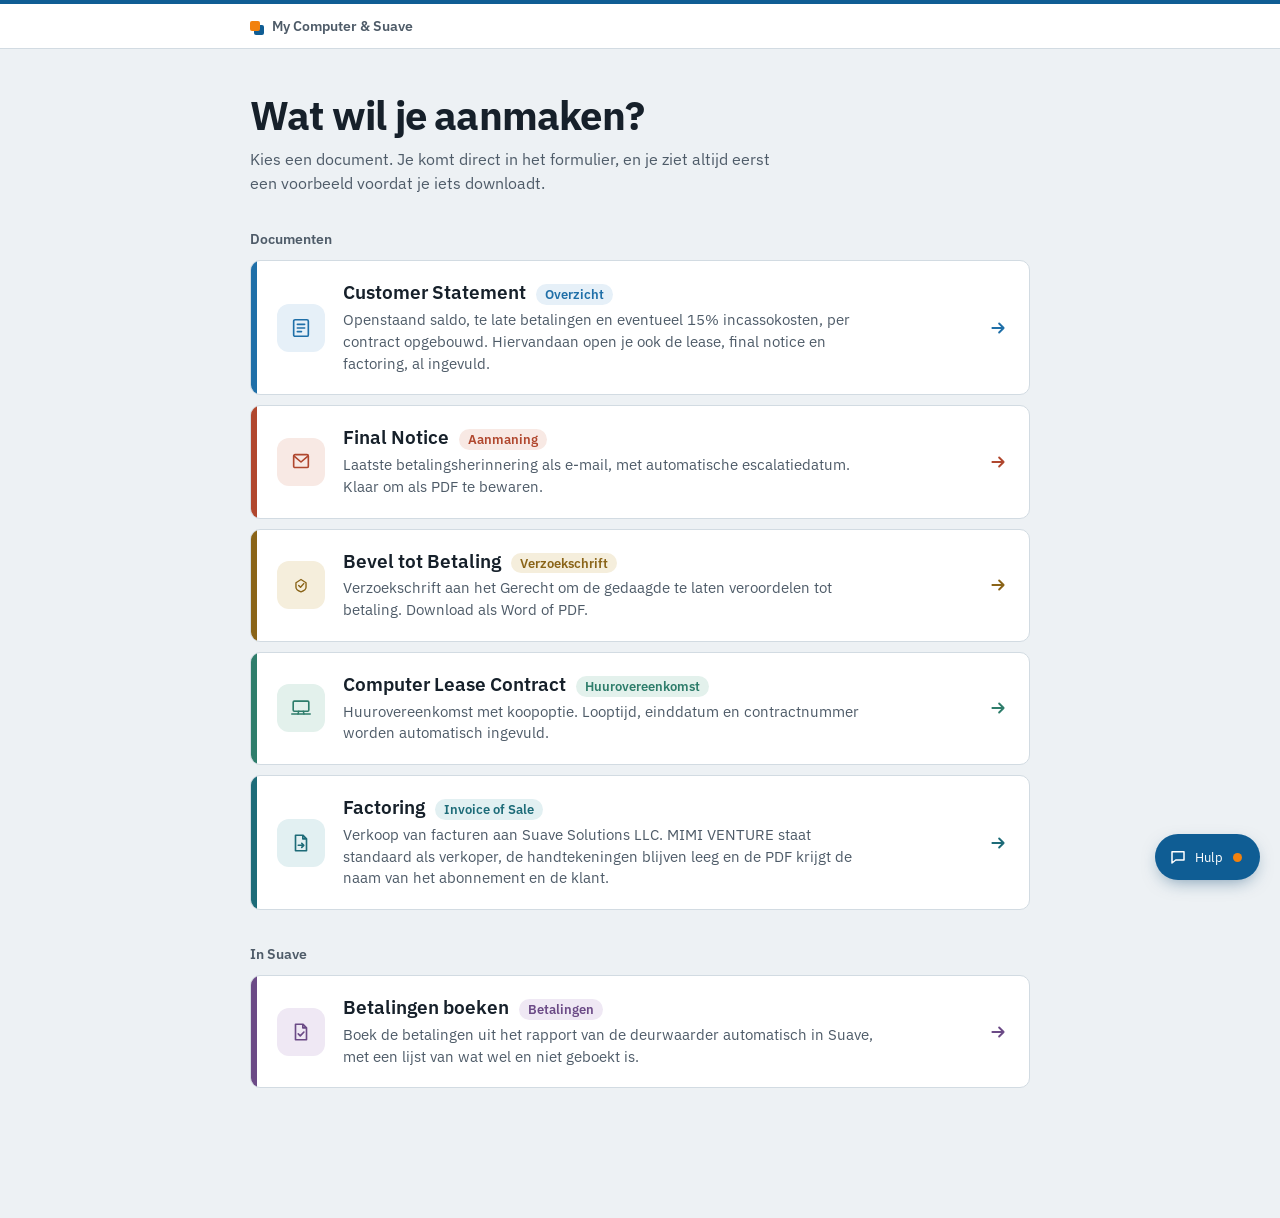
<file: index.html>
<!DOCTYPE html>
<html lang="nl">
<head>
<meta charset="UTF-8">
<meta name="viewport" content="width=device-width, initial-scale=1.0">
<title>Wat wil je aanmaken? – My Computer</title>
<link rel="preconnect" href="https://fonts.googleapis.com">
<link rel="preconnect" href="https://fonts.gstatic.com" crossorigin>
<link href="https://fonts.googleapis.com/css2?family=IBM+Plex+Sans:wght@400;500;600;700&display=swap" rel="stylesheet">
<link rel="stylesheet" href="site.css">
<style>
  body{ --page-width:820px; }
  .home-head{ margin:8px 0 34px; }
  .home-head h1{ font-size:40px; line-height:1.1; letter-spacing:-0.8px; margin:0 0 10px; font-weight:700; }
  .home-head p{ margin:0; color:var(--ink-soft); font-size:16px; max-width:52ch; }

  .group{ margin:0 0 34px; }
  .group h2{ font-size:14px; font-weight:600; color:var(--ink-soft); margin:0 0 10px; }
  .tools{ list-style:none; margin:0; padding:0; display:flex; flex-direction:column; gap:10px; }

  .tool{
    --spine:6px;
    position:relative;
    display:grid;
    grid-template-columns:48px 1fr auto;
    align-items:center;
    gap:18px;
    padding:20px 22px 20px calc(var(--spine) + 20px);
    background:var(--surface);
    border:1px solid var(--line);
    border-radius:var(--radius);
    color:inherit; text-decoration:none;
    overflow:hidden;
    transition:border-color .15s ease, background-color .15s ease;
  }
  .tool::before{
    content:""; position:absolute; left:0; top:0; bottom:0;
    width:var(--spine); background:var(--tool);
    transition:width .18s ease;
  }
  .tool:hover, .tool:focus-visible{ border-color:var(--tool); background:color-mix(in srgb, var(--tool-soft) 45%, var(--surface)); }
  .tool:hover::before, .tool:focus-visible::before{ width:10px; }
  .tool:focus-visible{ outline:3px solid var(--accent); outline-offset:2px; }

  .tool-icon{
    width:48px; height:48px; border-radius:12px;
    display:flex; align-items:center; justify-content:center;
    background:var(--tool-soft); color:var(--tool);
  }
  .tool-title{ display:flex; align-items:baseline; flex-wrap:wrap; gap:4px 10px; margin:0 0 4px; }
  .tool-title b{ font-size:19px; font-weight:600; line-height:1.25; }
  .tool-kind{
    font-size:12.5px; font-weight:600; color:var(--tool);
    background:var(--tool-soft); border-radius:999px; padding:1px 9px;
  }
  .tool p{ margin:0; font-size:14.5px; color:var(--ink-soft); line-height:1.5; max-width:60ch; }
  .tool-go{ color:var(--tool); transition:transform .18s ease; }
  .tool:hover .tool-go{ transform:translateX(3px); }

  .tool[data-tool="claim"]    { --tool:var(--t-claim);     --tool-soft:var(--t-claim-soft); }
  .tool[data-tool="statement"]{ --tool:var(--t-statement); --tool-soft:var(--t-statement-soft); }
  .tool[data-tool="notice"]   { --tool:var(--t-notice);    --tool-soft:var(--t-notice-soft); }
  .tool[data-tool="lease"]    { --tool:var(--t-lease);     --tool-soft:var(--t-lease-soft); }
  .tool[data-tool="payments"] { --tool:var(--t-payments);  --tool-soft:var(--t-payments-soft); }
  .tool[data-tool="factoring"]{ --tool:var(--t-factoring); --tool-soft:var(--t-factoring-soft); }

  @media (max-width:640px){
    .home-head h1{ font-size:30px; }
    .tool{ grid-template-columns:40px 1fr; gap:14px; padding:16px 16px 16px calc(var(--spine) + 14px); }
    .tool-icon{ width:40px; height:40px; border-radius:10px; }
    .tool-go{ display:none; }
  }
</style>
</head>
<body>
<header class="app-bar">
  <div class="app-bar-inner">
    <span class="app-brand" style="display:inline-flex"><span class="app-mark" aria-hidden="true"></span>My Computer &amp; Suave</span>
  </div>
</header>

<main class="page">
  <div class="home-head">
    <h1>Wat wil je aanmaken?</h1>
    <p>Kies een document. Je komt direct in het formulier, en je ziet altijd eerst een voorbeeld voordat je iets downloadt.</p>
  </div>

  <section class="group" aria-labelledby="g-docs">
    <h2 id="g-docs">Documenten</h2>
    <ul class="tools">
      <li>
        <a class="tool" data-tool="statement" href="customer-statement.html">
          <span class="tool-icon"><svg width="22" height="22" viewBox="0 0 24 24" fill="none" aria-hidden="true"><rect x="4" y="3" width="16" height="18" rx="1.5" stroke="currentColor" stroke-width="1.8"/><path d="M8 8H16M8 12H16M8 16H12.5" stroke="currentColor" stroke-width="1.8" stroke-linecap="round"/></svg></span>
          <span>
            <span class="tool-title"><b>Customer Statement</b><span class="tool-kind">Overzicht</span></span>
            <p>Openstaand saldo, te late betalingen en eventueel 15% incassokosten, per contract opgebouwd. Hiervandaan open je ook de lease, final notice en factoring, al ingevuld.</p>
          </span>
          <svg class="tool-go" width="18" height="18" viewBox="0 0 16 16" fill="none" aria-hidden="true"><path d="M3 8H13M13 8L9 4M13 8L9 12" stroke="currentColor" stroke-width="1.7" stroke-linecap="round" stroke-linejoin="round"/></svg>
        </a>
      </li>
      <li>
        <a class="tool" data-tool="notice" href="final-notice.html">
          <span class="tool-icon"><svg width="22" height="22" viewBox="0 0 24 24" fill="none" aria-hidden="true"><path d="M4 5.5C4 4.67 4.67 4 5.5 4H18.5C19.33 4 20 4.67 20 5.5V16.5C20 17.33 19.33 18 18.5 18H5.5C4.67 18 4 17.33 4 16.5V5.5Z" stroke="currentColor" stroke-width="1.8"/><path d="M4.5 5.5L12 12L19.5 5.5" stroke="currentColor" stroke-width="1.8" stroke-linecap="round" stroke-linejoin="round"/></svg></span>
          <span>
            <span class="tool-title"><b>Final Notice</b><span class="tool-kind">Aanmaning</span></span>
            <p>Laatste betalingsherinnering als e-mail, met automatische escalatiedatum. Klaar om als PDF te bewaren.</p>
          </span>
          <svg class="tool-go" width="18" height="18" viewBox="0 0 16 16" fill="none" aria-hidden="true"><path d="M3 8H13M13 8L9 4M13 8L9 12" stroke="currentColor" stroke-width="1.7" stroke-linecap="round" stroke-linejoin="round"/></svg>
        </a>
      </li>
      <li>
        <a class="tool" data-tool="claim" href="bevel-tot-betaling.html">
          <span class="tool-icon"><svg width="22" height="22" viewBox="0 0 48 48" fill="none" aria-hidden="true"><path d="M13 19L24 12L35 19V29C35 34 30 37 24 39C18 37 13 34 13 29V19Z" stroke="currentColor" stroke-width="3" stroke-linejoin="round"/><path d="M19 25L23 29L30 21" stroke="currentColor" stroke-width="3.2" stroke-linecap="round" stroke-linejoin="round"/></svg></span>
          <span>
            <span class="tool-title"><b>Bevel tot Betaling</b><span class="tool-kind">Verzoekschrift</span></span>
            <p>Verzoekschrift aan het Gerecht om de gedaagde te laten veroordelen tot betaling. Download als Word of PDF.</p>
          </span>
          <svg class="tool-go" width="18" height="18" viewBox="0 0 16 16" fill="none" aria-hidden="true"><path d="M3 8H13M13 8L9 4M13 8L9 12" stroke="currentColor" stroke-width="1.7" stroke-linecap="round" stroke-linejoin="round"/></svg>
        </a>
      </li>
      <li>
        <a class="tool" data-tool="lease" href="lease-agreement.html">
          <span class="tool-icon"><svg width="22" height="22" viewBox="0 0 24 24" fill="none" aria-hidden="true"><rect x="3.5" y="4.5" width="17" height="11" rx="1.2" stroke="currentColor" stroke-width="1.8"/><path d="M2 18.5H22" stroke="currentColor" stroke-width="1.8" stroke-linecap="round"/><path d="M9.5 15.5L8.7 18.5M14.5 15.5L15.3 18.5" stroke="currentColor" stroke-width="1.6" stroke-linecap="round"/></svg></span>
          <span>
            <span class="tool-title"><b>Computer Lease Contract</b><span class="tool-kind">Huurovereenkomst</span></span>
            <p>Huurovereenkomst met koopoptie. Looptijd, einddatum en contractnummer worden automatisch ingevuld.</p>
          </span>
          <svg class="tool-go" width="18" height="18" viewBox="0 0 16 16" fill="none" aria-hidden="true"><path d="M3 8H13M13 8L9 4M13 8L9 12" stroke="currentColor" stroke-width="1.7" stroke-linecap="round" stroke-linejoin="round"/></svg>
        </a>
      </li>
      <li>
        <a class="tool" data-tool="factoring" href="factoring.html">
          <span class="tool-icon"><svg width="22" height="22" viewBox="0 0 24 24" fill="none" aria-hidden="true"><path d="M6 3.5H14L18 7.5V20.5H6V3.5Z" stroke="currentColor" stroke-width="1.8" stroke-linejoin="round"/><path d="M14 3.5V7.5H18" stroke="currentColor" stroke-width="1.8" stroke-linejoin="round"/><path d="M9 14.5H15M15 14.5L12.8 12.3M15 14.5L12.8 16.7" stroke="currentColor" stroke-width="1.8" stroke-linecap="round" stroke-linejoin="round"/></svg></span>
          <span>
            <span class="tool-title"><b>Factoring</b><span class="tool-kind">Invoice of Sale</span></span>
            <p>Verkoop van facturen aan Suave Solutions LLC. MIMI VENTURE staat standaard als verkoper, de handtekeningen blijven leeg en de PDF krijgt de naam van het abonnement en de klant.</p>
          </span>
          <svg class="tool-go" width="18" height="18" viewBox="0 0 16 16" fill="none" aria-hidden="true"><path d="M3 8H13M13 8L9 4M13 8L9 12" stroke="currentColor" stroke-width="1.7" stroke-linecap="round" stroke-linejoin="round"/></svg>
        </a>
      </li>
    </ul>
  </section>

  <section class="group" aria-labelledby="g-suave">
    <h2 id="g-suave">In Suave</h2>
    <ul class="tools">
      <li>
        <a class="tool" data-tool="payments" href="betalingen-boeken.html">
          <span class="tool-icon"><svg width="22" height="22" viewBox="0 0 24 24" fill="none" aria-hidden="true"><path d="M6 3.5H14L18 7.5V20.5H6V3.5Z" stroke="currentColor" stroke-width="1.8" stroke-linejoin="round"/><path d="M14 3.5V7.5H18" stroke="currentColor" stroke-width="1.8" stroke-linejoin="round"/><path d="M9 14L11.2 16.2L15.2 12" stroke="currentColor" stroke-width="1.8" stroke-linecap="round" stroke-linejoin="round"/></svg></span>
          <span>
            <span class="tool-title"><b>Betalingen boeken</b><span class="tool-kind">Betalingen</span></span>
            <p>Boek de betalingen uit het rapport van de deurwaarder automatisch in Suave, met een lijst van wat wel en niet geboekt is.</p>
          </span>
          <svg class="tool-go" width="18" height="18" viewBox="0 0 16 16" fill="none" aria-hidden="true"><path d="M3 8H13M13 8L9 4M13 8L9 12" stroke="currentColor" stroke-width="1.7" stroke-linecap="round" stroke-linejoin="round"/></svg>
        </a>
      </li>
    </ul>
  </section>
</main>

<script src="help-chat.js"></script>
</body>
</html>
</file>
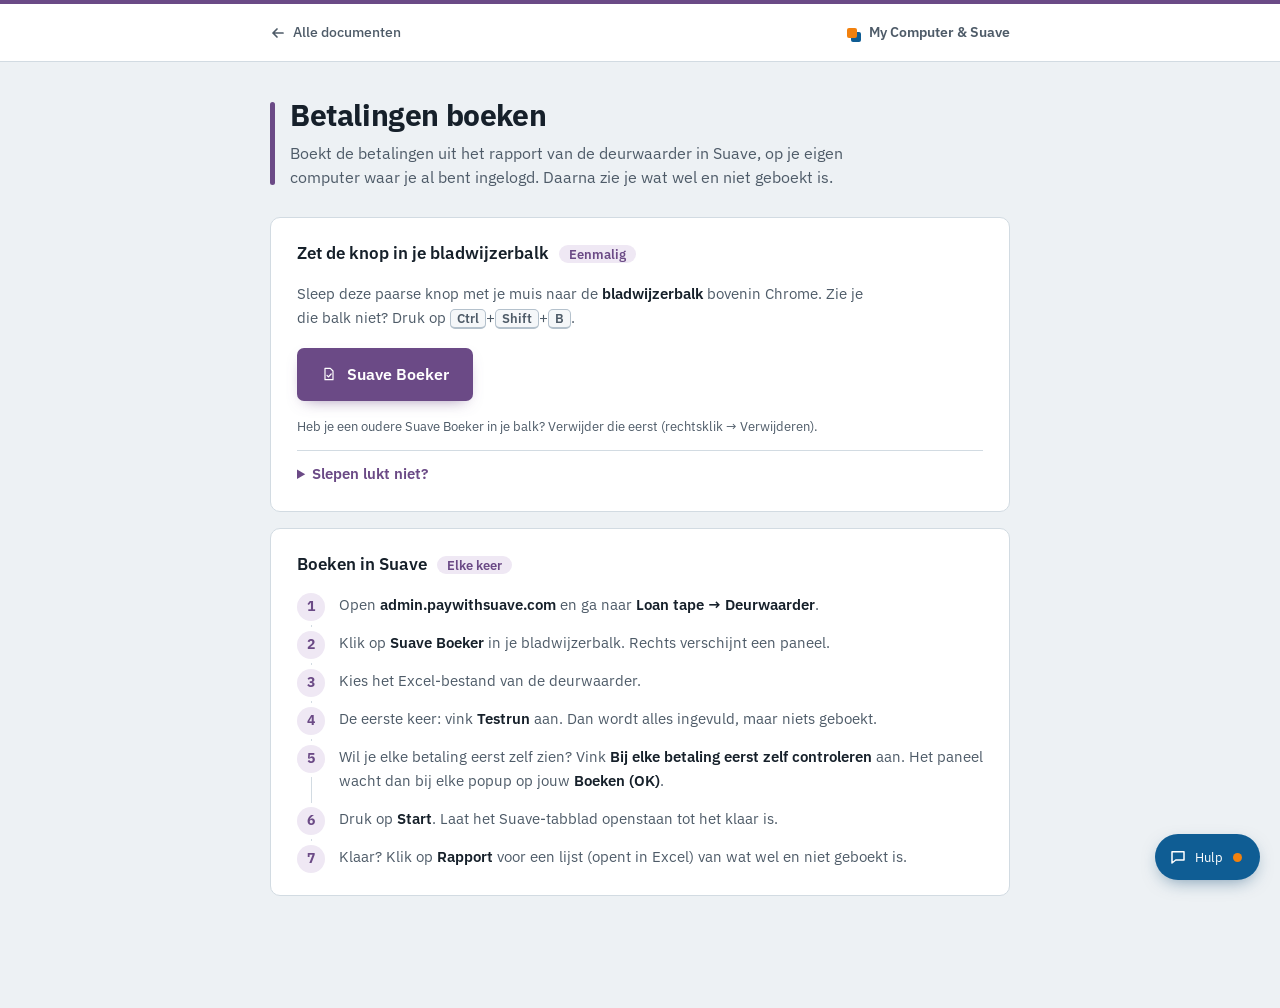
<file: betalingen-boeken.html>
<!DOCTYPE html>
<html lang="nl">
<head>
<meta charset="UTF-8">
<meta name="viewport" content="width=device-width, initial-scale=1.0">
<title>Betalingen boeken</title>
<link rel="preconnect" href="https://fonts.googleapis.com">
<link rel="preconnect" href="https://fonts.gstatic.com" crossorigin>
<link href="https://fonts.googleapis.com/css2?family=IBM+Plex+Sans:wght@400;500;600;700&display=swap" rel="stylesheet">
<link rel="stylesheet" href="site.css">
<style>
  body{ --page-width:780px; }
  .section-title .tag{
    font-size:12.5px; font-weight:600; color:var(--tool);
    background:var(--tool-soft); border-radius:999px; padding:1px 10px;
  }
  .section p{ margin:0 0 12px; color:var(--ink-soft); line-height:1.6; max-width:64ch; }
  .section b{ color:var(--ink); font-weight:600; }
  kbd{ font-family:inherit; font-size:13px; font-weight:600; background:var(--surface-2); border:1px solid var(--line-strong); border-bottom-width:2px; border-radius:5px; padding:0 6px; }

  .bm{
    display:inline-flex; align-items:center; gap:10px;
    margin:6px 0 10px; padding:13px 22px;
    border-radius:var(--radius-sm);
    background:var(--tool); color:#fff;
    font-weight:600; font-size:15.5px; text-decoration:none;
    cursor:grab; border:2px dashed transparent;
    box-shadow:0 6px 16px -8px color-mix(in srgb, var(--tool) 70%, transparent);
  }
  .bm:hover{ border-color:#fff; outline:2px dashed var(--tool); outline-offset:2px; }
  .bm:active{ cursor:grabbing; }

  details{ margin-top:14px; border-top:1px solid var(--line); padding-top:12px; }
  summary{ cursor:pointer; font-size:14.5px; font-weight:600; color:var(--tool); }
  details ol{ margin-top:10px; }
  .ok{ color:var(--ok); font-weight:600; font-size:14px; margin-left:8px; }

  .steps{ list-style:none; counter-reset:s; margin:0; padding:0; }
  .steps > li{
    counter-increment:s; position:relative;
    padding:0 0 14px 42px; color:var(--ink-soft); line-height:1.6;
  }
  .steps > li::before{
    content:counter(s);
    position:absolute; left:0; top:0;
    width:28px; height:28px; border-radius:50%;
    display:flex; align-items:center; justify-content:center;
    font-size:13.5px; font-weight:700;
    color:var(--tool); background:var(--tool-soft);
  }
  .steps > li:not(:last-child)::after{
    content:""; position:absolute; left:13.5px; top:32px; bottom:4px; width:1px; background:var(--line);
  }
  .steps > li:last-child{ padding-bottom:0; }
  details ol{ padding-left:20px; color:var(--ink-soft); line-height:1.7; }
</style>
</head>
<body data-tool="payments">
<header class="app-bar">
  <div class="app-bar-inner">
    <a class="app-back" href="index.html"><svg width="16" height="16" viewBox="0 0 16 16" fill="none" aria-hidden="true"><path d="M13 8H3M3 8L7 4M3 8L7 12" stroke="currentColor" stroke-width="1.7" stroke-linecap="round" stroke-linejoin="round"/></svg>Alle documenten</a>
    <span class="app-brand"><span class="app-mark" aria-hidden="true"></span>My Computer &amp; Suave</span>
  </div>
</header>
<main class="page">
  <div class="page-head">
    <h1>Betalingen boeken</h1>
    <p>Boekt de betalingen uit het rapport van de deurwaarder in Suave, op je eigen computer waar je al bent ingelogd. Daarna zie je wat wel en niet geboekt is.</p>
  </div>

  <section class="section">
    <h2 class="section-title">Zet de knop in je bladwijzerbalk <span class="tag">Eenmalig</span></h2>
    <p>Sleep deze paarse knop met je muis naar de <b>bladwijzerbalk</b> bovenin Chrome. Zie je die balk niet? Druk op <kbd>Ctrl</kbd>+<kbd>Shift</kbd>+<kbd>B</kbd>.</p>
    <a class="bm" id="bm" href="javascript:(()%20%3D%3E%20%7B%0Aif%20(window.__suaveBooker)%20%7B%20window.__suaveBooker.show()%3B%20return%3B%20%7D%0Aconst%20sleep%20%3D%20ms%20%3D%3E%20new%20Promise(r%20%3D%3E%20setTimeout(r%2C%20ms))%3B%0Aconst%20vis%20%3D%20el%20%3D%3E%20%7B%0Aif%20(!el)%20return%20false%3B%0Aconst%20r%20%3D%20el.getBoundingClientRect()%3B%0Areturn%20r.width%20%3E%200%20%26%26%20r.height%20%3E%200%20%26%26%20getComputedStyle(el).visibility%20!%3D%3D%20%22hidden%22%3B%0A%7D%3B%0Aconst%20txt%20%3D%20el%20%3D%3E%20(el.innerText%20%7C%7C%20el.value%20%7C%7C%20%22%22).trim()%3B%0Aconst%20BTN%20%3D%20%22button%2C%20a.vs-button%2C%20.vs-button%2C%20%5Btype%3Dsubmit%5D%2C%20%5Brole%3Dbutton%5D%22%3B%0Aconst%20findBtn%20%3D%20(re%2C%20root%20%3D%20document)%20%3D%3E%20%5B...root.querySelectorAll(BTN)%5D.find(b%20%3D%3E%20vis(b)%20%26%26%20re.test(txt(b)))%3B%0Aconst%20findAny%20%3D%20(re%2C%20sel)%20%3D%3E%20%7B%0Aconst%20all%20%3D%20%5B...document.querySelectorAll(sel)%5D.filter(e%20%3D%3E%20vis(e)%20%26%26%20re.test(txt(e)))%3B%0Aconst%20deepest%20%3D%20all.find(e%20%3D%3E%20!all.some(o%20%3D%3E%20o%20!%3D%3D%20e%20%26%26%20e.contains(o)))%3B%0Areturn%20deepest%20%3F%20(deepest.closest(%22a%2C%20button%22)%20%7C%7C%20deepest)%20%3A%20null%3B%0A%7D%3B%0Aasync%20function%20waitFor(fn%2C%20timeout%20%3D%208000%2C%20every%20%3D%20250)%20%7B%0Aconst%20end%20%3D%20Date.now()%20%2B%20timeout%3B%0Awhile%20(Date.now()%20%3C%20end)%20%7B%20const%20v%20%3D%20fn()%3B%20if%20(v)%20return%20v%3B%20await%20sleep(every)%3B%20%7D%0Areturn%20null%3B%0A%7D%0Aconst%20valueSetter%20%3D%20Object.getOwnPropertyDescriptor(HTMLInputElement.prototype%2C%20%22value%22).set%3B%0Afunction%20setValue(el%2C%20v)%20%7B%0Ael.focus()%3B%0AvalueSetter.call(el%2C%20v)%3B%0Ael.dispatchEvent(new%20Event(%22input%22%2C%20%7B%20bubbles%3A%20true%20%7D))%3B%0Ael.dispatchEvent(new%20Event(%22change%22%2C%20%7B%20bubbles%3A%20true%20%7D))%3B%0A%7D%0Afunction%20pressKey(el%2C%20key)%20%7B%0Aconst%20code%20%3D%20key%20%3D%3D%3D%20%22Enter%22%20%3F%2013%20%3A%2027%3B%0Afor%20(const%20t%20of%20%5B%22keydown%22%2C%20%22keypress%22%2C%20%22keyup%22%5D)%0Ael.dispatchEvent(new%20KeyboardEvent(t%2C%20%7B%20key%2C%20code%3A%20key%2C%20keyCode%3A%20code%2C%20which%3A%20code%2C%20bubbles%3A%20true%20%7D))%3B%0A%7D%0Aconst%20money%20%3D%20a%20%3D%3E%20Number(a).toLocaleString(%22nl-NL%22%2C%20%7B%20minimumFractionDigits%3A%202%2C%20maximumFractionDigits%3A%202%20%7D)%3B%0Aconst%20esc%20%3D%20s%20%3D%3E%20String(s%20%3F%3F%20%22%22).replace(%2F%5B%26%3C%3E%22%5D%2Fg%2C%20c%20%3D%3E%20(%7B%20%22%26%22%3A%20%22%26amp%3B%22%2C%20%22%3C%22%3A%20%22%26lt%3B%22%2C%20%22%3E%22%3A%20%22%26gt%3B%22%2C%20&#x27;%22&#x27;%3A%20%22%26quot%3B%22%20%7D%5Bc%5D))%3B%0Aclass%20Fail%20extends%20Error%20%7B%20constructor(status%2C%20note)%20%7B%20super(note)%3B%20this.status%20%3D%20status%3B%20%7D%20%7D%0Aasync%20function%20inflate(bytes)%20%7B%0Aconst%20s%20%3D%20new%20Blob(%5Bbytes%5D).stream().pipeThrough(new%20DecompressionStream(%22deflate-raw%22))%3B%0Areturn%20new%20Uint8Array(await%20new%20Response(s).arrayBuffer())%3B%0A%7D%0Aasync%20function%20unzip(buf)%20%7B%0Aconst%20dv%20%3D%20new%20DataView(buf)%2C%20u8%20%3D%20new%20Uint8Array(buf)%2C%20td%20%3D%20new%20TextDecoder()%3B%0Alet%20e%20%3D%20-1%3B%0Afor%20(let%20i%20%3D%20buf.byteLength%20-%2022%3B%20i%20%3E%3D%20Math.max(0%2C%20buf.byteLength%20-%2065557)%3B%20i--)%0Aif%20(dv.getUint32(i%2C%20true)%20%3D%3D%3D%200x06054b50)%20%7B%20e%20%3D%20i%3B%20break%3B%20%7D%0Aif%20(e%20%3C%200)%20throw%20new%20Error(%22Dit%20is%20geen%20geldig%20Excel-bestand%20(.xlsx).%22)%3B%0Aconst%20count%20%3D%20dv.getUint16(e%20%2B%2010%2C%20true)%3B%0Alet%20off%20%3D%20dv.getUint32(e%20%2B%2016%2C%20true)%3B%0Aconst%20files%20%3D%20%7B%7D%3B%0Afor%20(let%20k%20%3D%200%3B%20k%20%3C%20count%3B%20k%2B%2B)%20%7B%0Aconst%20method%20%3D%20dv.getUint16(off%20%2B%2010%2C%20true)%2C%20csize%20%3D%20dv.getUint32(off%20%2B%2020%2C%20true)%3B%0Aconst%20nlen%20%3D%20dv.getUint16(off%20%2B%2028%2C%20true)%2C%20xlen%20%3D%20dv.getUint16(off%20%2B%2030%2C%20true)%2C%20clen%20%3D%20dv.getUint16(off%20%2B%2032%2C%20true)%3B%0Aconst%20loff%20%3D%20dv.getUint32(off%20%2B%2042%2C%20true)%3B%0Afiles%5Btd.decode(u8.subarray(off%20%2B%2046%2C%20off%20%2B%2046%20%2B%20nlen))%5D%20%3D%20%7B%20method%2C%20csize%2C%20loff%20%7D%3B%0Aoff%20%2B%3D%2046%20%2B%20nlen%20%2B%20xlen%20%2B%20clen%3B%0A%7D%0Areturn%20%7B%0Anames%3A%20Object.keys(files)%2C%0Aasync%20read(name)%20%7B%0Aconst%20f%20%3D%20files%5Bname%5D%3B%0Aif%20(!f)%20return%20null%3B%0Aconst%20start%20%3D%20f.loff%20%2B%2030%20%2B%20dv.getUint16(f.loff%20%2B%2026%2C%20true)%20%2B%20dv.getUint16(f.loff%20%2B%2028%2C%20true)%3B%0Aconst%20data%20%3D%20u8.subarray(start%2C%20start%20%2B%20f.csize)%3B%0Areturn%20td.decode(f.method%20%3D%3D%3D%200%20%3F%20data%20%3A%20await%20inflate(data))%3B%0A%7D%2C%0A%7D%3B%0A%7D%0Aconst%20xml%20%3D%20s%20%3D%3E%20new%20DOMParser().parseFromString(s%2C%20%22application%2Fxml%22)%3B%0Aconst%20colIndex%20%3D%20ref%20%3D%3E%20%7B%20let%20n%20%3D%200%3B%20for%20(const%20ch%20of%20ref.replace(%2F%5Cd%2B%2Fg%2C%20%22%22))%20n%20%3D%20n%20*%2026%20%2B%20ch.charCodeAt(0)%20-%2064%3B%20return%20n%20-%201%3B%20%7D%3B%0Aasync%20function%20readXlsx(file)%20%7B%0Aif%20(%2F%5C.xls%24%2Fi.test(file.name))%20throw%20new%20Error(%22Oud%20.xls-formaat%3A%20sla%20het%20bestand%20in%20Excel%20op%20als%20.xlsx.%22)%3B%0Aconst%20z%20%3D%20await%20unzip(await%20file.arrayBuffer())%3B%0Aconst%20ss%20%3D%20await%20z.read(%22xl%2FsharedStrings.xml%22)%3B%0Aconst%20strings%20%3D%20ss%20%3F%20%5B...xml(ss).getElementsByTagName(%22si%22)%5D.map(si%20%3D%3E%20%5B...si.getElementsByTagName(%22t%22)%5D.map(t%20%3D%3E%20t.textContent).join(%22%22))%20%3A%20%5B%5D%3B%0Aconst%20sheet%20%3D%20z.names.includes(%22xl%2Fworksheets%2Fsheet1.xml%22)%20%3F%20%22xl%2Fworksheets%2Fsheet1.xml%22%0A%3A%20z.names.filter(n%20%3D%3E%20%2F%5Exl%5C%2Fworksheets%5C%2Fsheet%5Cd%2B%5C.xml%24%2F.test(n)).sort()%5B0%5D%3B%0Aif%20(!sheet)%20throw%20new%20Error(%22Geen%20werkblad%20gevonden%20in%20dit%20bestand.%22)%3B%0Aconst%20rows%20%3D%20%5B%5D%3B%0Afor%20(const%20row%20of%20xml(await%20z.read(sheet)).getElementsByTagName(%22row%22))%20%7B%0Aconst%20vals%20%3D%20%5B%5D%3B%0Afor%20(const%20c%20of%20row.getElementsByTagName(%22c%22))%20%7B%0Aconst%20t%20%3D%20c.getAttribute(%22t%22)%2C%20v%20%3D%20c.getElementsByTagName(%22v%22)%5B0%5D%3B%0Alet%20val%20%3D%20null%3B%0Aif%20(t%20%3D%3D%3D%20%22s%22)%20val%20%3D%20strings%5BNumber(v%3F.textContent)%5D%20%3F%3F%20%22%22%3B%0Aelse%20if%20(t%20%3D%3D%3D%20%22inlineStr%22)%20val%20%3D%20%5B...c.getElementsByTagName(%22t%22)%5D.map(x%20%3D%3E%20x.textContent).join(%22%22)%3B%0Aelse%20if%20(t%20%3D%3D%3D%20%22str%22%20%7C%7C%20t%20%3D%3D%3D%20%22b%22%20%7C%7C%20t%20%3D%3D%3D%20%22e%22)%20val%20%3D%20v%20%3F%20v.textContent%20%3A%20null%3B%0Aelse%20if%20(v)%20val%20%3D%20Number(v.textContent)%3B%0Avals%5BcolIndex(c.getAttribute(%22r%22)%20%7C%7C%20%22A%22)%5D%20%3D%20val%3B%0A%7D%0Arows.push(vals)%3B%0A%7D%0Areturn%20rows%3B%0A%7D%0Aconst%20COLS%20%3D%20%7B%20dossier%3A%20%22Ons%20dossier%22%2C%20amount%3A%20%22Saldo%20af%20te%20dragen%22%2C%20date%3A%20%22Datum%20van%20betaling%22%2C%20name%3A%20%22Debiteur%22%2C%20ref%3A%20%22Uw%20referentie%22%20%7D%3B%0Aconst%20fmtDossier%20%3D%20v%20%3D%3E%20typeof%20v%20%3D%3D%3D%20%22number%22%20%3F%20v.toFixed(5)%20%3A%20String(v).trim()%3B%0Afunction%20fmtAmount(v)%20%7B%0Aif%20(typeof%20v%20%3D%3D%3D%20%22number%22)%20return%20v.toFixed(2)%3B%0Alet%20s%20%3D%20String(v).replace(%2FAWG%7C%E2%82%AC%7C%5Cs%2Fg%2C%20%22%22)%3B%0As%20%3D%20s.includes(%22%2C%22)%20%26%26%20s.includes(%22.%22)%20%3F%20s.replace(%2F%5C.%2Fg%2C%20%22%22).replace(%22%2C%22%2C%20%22.%22)%20%3A%20s.replace(%22%2C%22%2C%20%22.%22)%3B%0Aconst%20n%20%3D%20parseFloat(s)%3B%0Areturn%20isNaN(n)%20%3F%20null%20%3A%20n.toFixed(2)%3B%0A%7D%0Aconst%20fmtDate%20%3D%20v%20%3D%3E%20typeof%20v%20%3D%3D%3D%20%22number%22%0A%3F%20new%20Date(Date.UTC(1899%2C%2011%2C%2030)%20%2B%20Math.round(v)%20*%2086400000).toISOString().slice(0%2C%2010)%0A%3A%20(v%20%3D%3D%20null%20%3F%20%22%22%20%3A%20String(v))%3B%0Aasync%20function%20readPayments(file)%20%7B%0Aconst%20rows%20%3D%20await%20readXlsx(file)%3B%0Aconst%20h%20%3D%20rows.findIndex(r%20%3D%3E%20r%20%26%26%20r.some(c%20%3D%3E%20typeof%20c%20%3D%3D%3D%20%22string%22%20%26%26%20c.trim()%20%3D%3D%3D%20COLS.dossier))%3B%0Aif%20(h%20%3C%200)%20throw%20new%20Error(%60Kolom%20%22%24%7BCOLS.dossier%7D%22%20niet%20gevonden%20in%20dit%20bestand.%60)%3B%0Aconst%20head%20%3D%20rows%5Bh%5D.map(c%20%3D%3E%20(typeof%20c%20%3D%3D%3D%20%22string%22%20%3F%20c.trim()%20%3A%20c))%3B%0Aconst%20col%20%3D%20name%20%3D%3E%20head.indexOf(name)%3B%0Aif%20(col(COLS.amount)%20%3C%200)%20throw%20new%20Error(%60Kolom%20%22%24%7BCOLS.amount%7D%22%20niet%20gevonden%20in%20dit%20bestand.%60)%3B%0Aconst%20list%20%3D%20%5B%5D%3B%0Afor%20(const%20r%20of%20rows.slice(h%20%2B%201))%20%7B%0Aif%20(!r)%20continue%3B%0Aconst%20d%20%3D%20r%5Bcol(COLS.dossier)%5D%2C%20a%20%3D%20r%5Bcol(COLS.amount)%5D%3B%0Aif%20(d%20%3D%3D%20null%20%7C%7C%20d%20%3D%3D%3D%20%22%22%20%7C%7C%20a%20%3D%3D%20null%20%7C%7C%20a%20%3D%3D%3D%20%22%22)%20continue%3B%20%20%20%20%20%20%2F%2F%20slaat%20de%20TOTAAL-regel%20over%0Aconst%20amount%20%3D%20fmtAmount(a)%3B%0Aif%20(amount%20%3D%3D%3D%20null)%20continue%3B%0Alist.push(%7B%0Adossier%3A%20fmtDossier(d)%2C%20amount%2C%20date%3A%20fmtDate(r%5Bcol(COLS.date)%5D)%2C%0Aname%3A%20r%5Bcol(COLS.name)%5D%20%7C%7C%20%22%22%2C%20ref%3A%20r%5Bcol(COLS.ref)%5D%20%7C%7C%20%22%22%2C%20status%3A%20%22pending%22%2C%20note%3A%20%22%22%2C%0A%7D)%3B%0A%7D%0Aif%20(!list.length)%20throw%20new%20Error(%22Geen%20betalingen%20gevonden%20in%20dit%20bestand.%22)%3B%0Areturn%20list%3B%0A%7D%0Aconst%20SEARCH%20%3D%20%22input%5Bplaceholder%3D&#x27;Search&#x27;%20i%5D%2C%20input%5Bplaceholder%3D&#x27;Zoeken&#x27;%20i%5D%2C%20header.header-table%20.vs-con-input%20input%22%3B%0Aconst%20DIALOG%20%3D%20%22.vs-popup%2C%20.vs-dialog%2C%20%5Brole%3Ddialog%5D%2C%20.modal-dialog%22%3B%0Aconst%20listReady%20%3D%20()%20%3D%3E%0A%5B...document.querySelectorAll(%22h1%2C%20h2%2C%20h3%2C%20h4%2C%20h5%2C%20h6%2C%20div%2C%20span%2C%20p%22)%5D.some(e%20%3D%3E%20vis(e)%20%26%26%20%2F%5E%5Cs*deurwaarder%20list%5Cs*%24%2Fi.test(e.innerText%20%7C%7C%20%22%22))%0A%26%26%20%5B...document.querySelectorAll(SEARCH)%5D.some(vis)%3B%0Aconst%20searchBox%20%3D%20()%20%3D%3E%20%5B...document.querySelectorAll(SEARCH)%5D.find(vis)%3B%0Aconst%20openDialog%20%3D%20()%20%3D%3E%20%5B...document.querySelectorAll(DIALOG)%5D.filter(vis).pop()%3B%0Aasync%20function%20ensureList()%20%7B%0Aif%20(listReady())%20return%3B%0Alet%20tab%20%3D%20findBtn(%2F%5Edeurwaarder%24%2Fi)%20%7C%7C%20findAny(%2F%5Edeurwaarder%24%2Fi%2C%20%22a%2C%20li%2C%20%5Brole%3Dtab%5D%22)%3B%0Aif%20(!tab)%20%7B%0Aconst%20loan%20%3D%20findAny(%2F%5Eloan%20tape%24%2Fi%2C%20%22a%2C%20li%2C%20button%2C%20span%22)%3B%0Aif%20(loan)%20%7B%20loan.click()%3B%20await%20sleep(1500)%3B%20%7D%0Atab%20%3D%20await%20waitFor(()%20%3D%3E%20findBtn(%2F%5Edeurwaarder%24%2Fi)%20%7C%7C%20findAny(%2F%5Edeurwaarder%24%2Fi%2C%20%22a%2C%20li%2C%20%5Brole%3Dtab%5D%22)%2C%205000)%3B%0A%7D%0Aif%20(tab)%20%7B%20tab.click()%3B%20if%20(await%20waitFor(listReady%2C%208000%2C%20400))%20return%3B%20%7D%0Athrow%20new%20Fail(%22stop%22%2C%20%22De%20Deurwaarder-lijst%20staat%20niet%20open.%20Open%20in%20Suave%3A%20Loan%20tape%20%E2%86%92%20Deurwaarder%2C%20en%20druk%20opnieuw%20op%20Start.%22)%3B%0A%7D%0Aasync%20function%20chooseList(name)%20%7B%0Aconst%20b%20%3D%20findBtn(name%20%3D%3D%3D%20%22Suave%22%20%3F%20%2F%5Esuave%24%2Fi%20%3A%20%2F%5Emy%5Cs*co%5Bmn%5Dputer%24%2Fi)%3B%0Aif%20(!b)%20return%20false%3B%0Ab.click()%3B%0Aawait%20sleep(1500)%3B%0Areturn%20true%3B%0A%7D%0Afunction%20matchRows(d)%20%7B%0Aconst%20re%20%3D%20new%20RegExp(%60(%5E%7C%5B%5E0-9A-Za-z%5D)%24%7Bd.replace(%2F%5B.*%2B%3F%5E%24%7B%7D()%7C%5B%5C%5D%5C%5C%5D%2Fg%2C%20%22%5C%5C%24%26%22)%7D(%24%7C%5B%5E0-9A-Za-z%5D)%60)%3B%0Areturn%20%5B...document.querySelectorAll(%22tbody%20tr%22)%5D.filter(r%20%3D%3E%20vis(r)%20%26%26%20re.test(r.innerText))%3B%0A%7D%0Aasync%20function%20search(d)%20%7B%0Aconst%20box%20%3D%20searchBox()%3B%0Aif%20(!box)%20return%20-1%3B%0AsetValue(box%2C%20d)%3B%0ApressKey(box%2C%20%22Enter%22)%3B%0Aconst%20sb%20%3D%20findBtn(%2F%5E(search%7Czoeken)%24%2Fi)%3B%0Aif%20(sb)%20sb.click()%3B%0Aif%20(!(await%20waitFor(()%20%3D%3E%20matchRows(d).length%2C%208000%2C%20400)))%20return%200%3B%0Aawait%20sleep(500)%3B%0Areturn%20matchRows(d).length%3B%0A%7D%0Aasync%20function%20closeDialog(dlg)%20%7B%0ApressKey(document.activeElement%20%7C%7C%20document.body%2C%20%22Escape%22)%3B%0ApressKey(document%2C%20%22Escape%22)%3B%0Aawait%20sleep(300)%3B%0Aif%20(vis(dlg))%20%7B%0Aconst%20c%20%3D%20findBtn(%2F%5E(cancel%7Cannuleren%7Csluiten%7Cclose)%24%2Fi%2C%20dlg)%20%7C%7C%20dlg.querySelector(%22.vs-popup--close%2C%20.close%2C%20%5Baria-label%3DClose%5D%22)%3B%0Aif%20(c)%20c.click()%3B%0A%7D%0Aawait%20waitFor(()%20%3D%3E%20!vis(dlg)%2C%204000)%3B%0A%7D%0Aasync%20function%20bookOne(p%2C%20opts)%20%7B%0Aawait%20ensureList()%3B%0Alet%20n%20%3D%200%2C%20where%20%3D%20%22%22%3B%0Afor%20(const%20list%20of%20%5B%22Suave%22%2C%20%22Myconputer%22%5D)%20%7B%0Aconst%20switched%20%3D%20await%20chooseList(list)%3B%0Aif%20(!switched%20%26%26%20list%20%3D%3D%3D%20%22Myconputer%22)%20break%3B%0An%20%3D%20await%20search(p.dossier)%3B%0Aif%20(n%20%3D%3D%3D%20-1)%20throw%20new%20Fail(%22failed%22%2C%20%22Zoekvak%20van%20de%20Deurwaarder-lijst%20niet%20gevonden%22)%3B%0Aif%20(n%20%3E%200)%20%7B%20where%20%3D%20list%3B%20break%3B%20%7D%0A%7D%0Aif%20(!n)%20throw%20new%20Fail(%22not_found%22%2C%20%60Niet%20gevonden%20in%20Suave%20en%20Myconputer%20(gezocht%20op%20%24%7Bp.dossier%7D)%60)%3B%0Aif%20(n%20%3E%201)%20throw%20new%20Fail(%22failed%22%2C%20%60%24%7Bn%7D%20regels%20gevonden%20voor%20%24%7Bp.dossier%7D%20in%20%24%7Bwhere%7D%2C%20niet%20geboekt%20om%20fouten%20te%20voorkomen%60)%3B%0Aconst%20row%20%3D%20matchRows(p.dossier)%5B0%5D%3B%0Aconst%20add%20%3D%20findBtn(%2F%5E(add%7Ctoevoegen%7C%5C%2B)%24%2Fi%2C%20row)%3B%0Aif%20(!add)%20throw%20new%20Fail(%22failed%22%2C%20%60Gevonden%20in%20%24%7Bwhere%7D%2C%20maar%20de%20add-knop%20niet%60)%3B%0Aconst%20before%20%3D%20openDialog()%3B%0Aadd.click()%3B%0Aconst%20dlg%20%3D%20await%20waitFor(()%20%3D%3E%20%7B%20const%20d%20%3D%20openDialog()%3B%20return%20d%20%26%26%20d%20!%3D%3D%20before%20%3F%20d%20%3A%20null%3B%20%7D%2C%208000)%3B%0Aif%20(!dlg)%20throw%20new%20Fail(%22failed%22%2C%20%60Op%20add%20geklikt%20(%24%7Bwhere%7D)%2C%20maar%20er%20kwam%20geen%20popup%60)%3B%0Aawait%20sleep(300)%3B%0Aconst%20input%20%3D%20%5B...dlg.querySelectorAll(%22input%22)%5D.find(i%20%3D%3E%20vis(i)%20%26%26%20!%2Fcheckbox%7Cradio%7Chidden%7Cfile%7Cbutton%7Csubmit%2Fi.test(i.type))%3B%0Aif%20(!input)%20%7B%20await%20closeDialog(dlg)%3B%20throw%20new%20Fail(%22failed%22%2C%20%22Popup%20geopend%2C%20maar%20geen%20bedragveld%20gevonden%22)%3B%20%7D%0Aconst%20amount%20%3D%20(input.type%20%7C%7C%20%22%22).toLowerCase()%20%3D%3D%3D%20%22number%22%20%3F%20p.amount%20%3A%20p.amount.replace(%22.%22%2C%20%22%2C%22)%3B%0AsetValue(input%2C%20amount)%3B%0Aawait%20sleep(300)%3B%0Aif%20(opts.dryRun)%20%7B%20await%20sleep(700)%3B%20await%20closeDialog(dlg)%3B%20return%20%7B%20status%3A%20%22test%22%2C%20note%3A%20%60Ingevuld%20in%20%24%7Bwhere%7D%20(%24%7Bamount%7D)%2C%20OK%20niet%20gedrukt%60%20%7D%3B%20%7D%0Aif%20(opts.confirmEach)%20%7B%0Aconst%20choice%20%3D%20await%20askConfirm(p%2C%20where%2C%20amount)%3B%0Aif%20(choice%20%3D%3D%3D%20%22skip%22)%20%7B%20await%20closeDialog(dlg)%3B%20return%20%7B%20status%3A%20%22failed%22%2C%20note%3A%20%22Overgeslagen%20door%20jou%22%20%7D%3B%20%7D%0Aif%20(choice%20%3D%3D%3D%20%22stop%22)%20%7B%20await%20closeDialog(dlg)%3B%20throw%20new%20Fail(%22stop%22%2C%20%22Gestopt%22)%3B%20%7D%0Aif%20(!vis(dlg))%20return%20%7B%20status%3A%20%22check%22%2C%20note%3A%20%22De%20popup%20was%20al%20gesloten.%20Controleer%20dit%20dossier%20in%20Suave.%22%20%7D%3B%0A%7D%0Aconst%20ok%20%3D%20findBtn(%2F%5Eok%24%2Fi%2C%20dlg)%20%7C%7C%20dlg.querySelector(%22.vs-dialog-accept-button%22)%3B%0Aif%20(!ok)%20throw%20new%20Fail(%22failed%22%2C%20%22Bedrag%20ingevuld%2C%20maar%20de%20OK-knop%20niet%20gevonden%20(popup%20staat%20nog%20open)%22)%3B%0Aok.click()%3B%0Aif%20(!(await%20waitFor(()%20%3D%3E%20!vis(dlg)%2C%2010000)))%20return%20%7B%20status%3A%20%22check%22%2C%20note%3A%20%22OK%20geklikt%2C%20maar%20de%20popup%20bleef%20open.%20Controleer%20dit%20dossier%20in%20Suave.%22%20%7D%3B%0Aawait%20sleep(600)%3B%0Areturn%20%7B%20status%3A%20%22booked%22%2C%20note%3A%20%60Geboekt%20in%20%24%7Bwhere%7D%60%20%7D%3B%0A%7D%0Aconst%20host%20%3D%20document.createElement(%22div%22)%3B%0Ahost.id%20%3D%20%22suave-booker-host%22%3B%0Ahost.style.cssText%20%3D%20%22position%3Afixed%3Btop%3A12px%3Bright%3A12px%3Bz-index%3A2147483647%3B%22%3B%0Aconst%20root%20%3D%20host.attachShadow(%7B%20mode%3A%20%22open%22%20%7D)%3B%0Adocument.body.appendChild(host)%3B%0Aroot.innerHTML%20%3D%20%60%0A%3Cstyle%3E%0A*%7Bbox-sizing%3Aborder-box%7D%0A.panel%7Bwidth%3A380px%3Bmax-height%3Acalc(100vh%20-%2024px)%3Bdisplay%3Aflex%3Bflex-direction%3Acolumn%3Bbackground%3A%23FFFDF6%3Bcolor%3A%23232A3B%3B%0Aborder%3A1px%20solid%20%23DED2AE%3Bborder-radius%3A10px%3Bbox-shadow%3A0%2018px%2040px%20-16px%20rgba(35%2C42%2C59%2C.45)%3B%0Afont%3A14px%2F1.45%20-apple-system%2CBlinkMacSystemFont%2C%22Segoe%20UI%22%2CRoboto%2Csans-serif%3Boverflow%3Ahidden%7D%0A.head%7Bdisplay%3Aflex%3Balign-items%3Acenter%3Bjustify-content%3Aspace-between%3Bpadding%3A12px%2014px%3Bbackground%3A%236B4A86%3Bcolor%3A%23FFFDF6%7D%0A.head%20b%7Bfont-family%3AGeorgia%2Cserif%3Bfont-size%3A16px%7D%0A.head%20button%7Bbackground%3Atransparent%3Bborder%3A0%3Bcolor%3A%23FFFDF6%3Bfont-size%3A18px%3Bcursor%3Apointer%3Bpadding%3A0%206px%3Bline-height%3A1%7D%0A.body%7Bpadding%3A14px%3Boverflow%3Aauto%7D%0A.min%20.body%7Bdisplay%3Anone%7D%0Alabel.file%7Bdisplay%3Ablock%3Bborder%3A2px%20dashed%20%23DED2AE%3Bborder-radius%3A8px%3Bpadding%3A14px%3Btext-align%3Acenter%3Bcursor%3Apointer%7D%0Alabel.file%3Ahover%7Bborder-color%3A%236B4A86%3Bbackground%3A%23EEE7F3%7D%0Alabel.file%20input%7Bposition%3Aabsolute%3Bwidth%3A1px%3Bheight%3A1px%3Bopacity%3A0%7D%0A.sub%7Bcolor%3A%235B6178%3Bfont-size%3A12.5px%7D%0A.opts%7Bmargin%3A12px%200%3Bdisplay%3Agrid%3Bgap%3A6px%7D%0A.opts%20label%7Bdisplay%3Aflex%3Bgap%3A8px%3Balign-items%3Acenter%3Bfont-size%3A13.5px%7D%0A.opts%20input%7Baccent-color%3A%236B4A86%3Bwidth%3A16px%3Bheight%3A16px%7D%0A.btns%7Bdisplay%3Aflex%3Bgap%3A8px%7D%0A.btn%7Bflex%3A1%3Bfont%3Ainherit%3Bfont-weight%3A700%3Bborder-radius%3A6px%3Bpadding%3A9px%2012px%3Bcursor%3Apointer%3Bborder%3A1px%20solid%20%236B4A86%3Bbackground%3A%236B4A86%3Bcolor%3A%23FFFDF6%7D%0A.btn.ghost%7Bbackground%3Atransparent%3Bcolor%3A%236B4A86%7D%0A.btn%3Adisabled%7Bopacity%3A.4%3Bcursor%3Anot-allowed%7D%0A.msg%7Bmargin-top%3A10px%3Bpadding%3A9px%2011px%3Bborder-radius%3A6px%3Bbackground%3A%23F6E6E1%3Bcolor%3A%23B0472E%3Bfont-weight%3A600%3Bfont-size%3A13px%7D%0A.ask%7Bmargin-top%3A12px%3Bpadding%3A12px%3Bborder%3A2px%20solid%20%236B4A86%3Bborder-radius%3A8px%3Bbackground%3A%23EEE7F3%7D%0A.ask%20p%7Bmargin%3A0%200%2010px%7D%0A.state%7Bmargin%3A14px%200%206px%3Bfont-weight%3A600%7D%0A.bar%7Bdisplay%3Aflex%3Bheight%3A8px%3Bborder-radius%3A4px%3Boverflow%3Ahidden%3Bbackground%3A%23E7DFC7%3Bmargin-bottom%3A8px%7D%0A.bar%20i%7Bdisplay%3Ablock%3Bheight%3A100%25%7D%0A.counts%7Bdisplay%3Aflex%3Bgap%3A10px%3Bflex-wrap%3Awrap%3Bfont-size%3A12.5px%3Bmargin-bottom%3A8px%7D%0A.dot%7Bwidth%3A9px%3Bheight%3A9px%3Bborder-radius%3A50%25%3Bdisplay%3Ainline-block%3Bmargin-right%3A4px%7D%0A.rows%7Bborder%3A1px%20solid%20%23DED2AE%3Bborder-radius%3A8px%3Bbackground%3A%23fff%3Bmax-height%3A300px%3Boverflow%3Aauto%7D%0A.row%7Bpadding%3A7px%2010px%3Bborder-bottom%3A1px%20solid%20%23EFE8D3%3Bfont-size%3A12.5px%7D%0A.row%3Alast-child%7Bborder-bottom%3A0%7D%0A.row.now%7Bbackground%3A%23EEE7F3%7D%0A.top%7Bdisplay%3Aflex%3Bjustify-content%3Aspace-between%3Bgap%3A8px%7D%0A.pill%7Bfont-weight%3A700%3Bwhite-space%3Anowrap%7D%0A.note%7Bcolor%3A%235B6178%7D%0A%3Afocus-visible%7Boutline%3A3px%20solid%20%239DC1DD%3Boutline-offset%3A2px%7D%0A%3C%2Fstyle%3E%0A%3Cdiv%20class%3D%22panel%22%20id%3D%22panel%22%3E%0A%3Cdiv%20class%3D%22head%22%3E%3Cb%3EBetalingen%20boeken%3C%2Fb%3E%3Cspan%3E%3Cbutton%20id%3D%22min%22%20title%3D%22Klein%20maken%22%20aria-label%3D%22Klein%20maken%22%3E%E2%80%93%3C%2Fbutton%3E%3Cbutton%20id%3D%22close%22%20title%3D%22Sluiten%22%20aria-label%3D%22Sluiten%22%3E%C3%97%3C%2Fbutton%3E%3C%2Fspan%3E%3C%2Fdiv%3E%0A%3Cdiv%20class%3D%22body%22%3E%0A%3Clabel%20class%3D%22file%22%3E%3Cinput%20type%3D%22file%22%20id%3D%22file%22%20accept%3D%22.xlsx%22%3E%3Cb%20id%3D%22fileLabel%22%3EKies%20het%20Excel-bestand%3C%2Fb%3E%3Cdiv%20class%3D%22sub%22%20id%3D%22fileSub%22%3EKolommen%3A%20Ons%20dossier%20en%20Saldo%20af%20te%20dragen%3C%2Fdiv%3E%3C%2Flabel%3E%0A%3Cdiv%20class%3D%22opts%22%3E%0A%3Clabel%3E%3Cinput%20type%3D%22checkbox%22%20id%3D%22dry%22%3E%20Testrun%3A%20bedrag%20invullen%2C%20niet%20op%20OK%20drukken%3C%2Flabel%3E%0A%3Clabel%3E%3Cinput%20type%3D%22checkbox%22%20id%3D%22confirm%22%3E%20Bij%20elke%20betaling%20eerst%20zelf%20controleren%3C%2Flabel%3E%0A%3C%2Fdiv%3E%0A%3Cdiv%20class%3D%22btns%22%3E%3Cbutton%20class%3D%22btn%22%20id%3D%22start%22%20disabled%3EStart%3C%2Fbutton%3E%3Cbutton%20class%3D%22btn%20ghost%22%20id%3D%22stop%22%20hidden%3EStoppen%3C%2Fbutton%3E%3Cbutton%20class%3D%22btn%20ghost%22%20id%3D%22report%22%20hidden%3ERapport%3C%2Fbutton%3E%3C%2Fdiv%3E%0A%3Cdiv%20class%3D%22msg%22%20id%3D%22msg%22%20hidden%3E%3C%2Fdiv%3E%0A%3Cdiv%20class%3D%22ask%22%20id%3D%22ask%22%20hidden%3E%3Cp%20id%3D%22askText%22%3E%3C%2Fp%3E%3Cdiv%20class%3D%22btns%22%3E%3Cbutton%20class%3D%22btn%22%20id%3D%22askOk%22%3EBoeken%20(OK)%3C%2Fbutton%3E%3Cbutton%20class%3D%22btn%20ghost%22%20id%3D%22askSkip%22%3EOverslaan%3C%2Fbutton%3E%3Cbutton%20class%3D%22btn%20ghost%22%20id%3D%22askStop%22%3EStop%3C%2Fbutton%3E%3C%2Fdiv%3E%3C%2Fdiv%3E%0A%3Cdiv%20id%3D%22results%22%20hidden%3E%0A%3Cdiv%20class%3D%22state%22%20id%3D%22state%22%3E%3C%2Fdiv%3E%0A%3Cdiv%20class%3D%22bar%22%20id%3D%22bar%22%3E%3C%2Fdiv%3E%0A%3Cdiv%20class%3D%22counts%22%20id%3D%22counts%22%3E%3C%2Fdiv%3E%0A%3Cdiv%20class%3D%22rows%22%20id%3D%22rows%22%3E%3C%2Fdiv%3E%0A%3C%2Fdiv%3E%0A%3C%2Fdiv%3E%0A%3C%2Fdiv%3E%60%3B%0Aconst%20%24%20%3D%20id%20%3D%3E%20root.getElementById(id)%3B%0Aconst%20STATUS%20%3D%20%7B%0Apending%3A%20%5B%22Wacht%22%2C%20%22%238a8f9e%22%5D%2C%20busy%3A%20%5B%22Bezig%E2%80%A6%22%2C%20%22%236B4A86%22%5D%2C%20booked%3A%20%5B%22Geboekt%22%2C%20%22%232E7D6B%22%5D%2C%20test%3A%20%5B%22Test%20OK%22%2C%20%22%232E7D6B%22%5D%2C%0Anot_found%3A%20%5B%22Niet%20gevonden%22%2C%20%22%23B0472E%22%5D%2C%20failed%3A%20%5B%22Niet%20geboekt%22%2C%20%22%23B0472E%22%5D%2C%20check%3A%20%5B%22Controleren%22%2C%20%22%231f6fa8%22%5D%2C%0A%7D%3B%0Aconst%20GROUPS%20%3D%20%5B%5B%22Geboekt%22%2C%20%5B%22booked%22%2C%20%22test%22%5D%2C%20%22%232E7D6B%22%5D%2C%20%5B%22Niet%20geboekt%22%2C%20%5B%22not_found%22%2C%20%22failed%22%5D%2C%20%22%23B0472E%22%5D%2C%20%5B%22Controleren%22%2C%20%5B%22check%22%5D%2C%20%22%231f6fa8%22%5D%5D%3B%0Alet%20payments%20%3D%20%5B%5D%2C%20fileName%20%3D%20%22%22%2C%20running%20%3D%20false%2C%20stopAsked%20%3D%20false%2C%20state%20%3D%20%22%22%3B%0Afunction%20render()%20%7B%0A%24(%22results%22).hidden%20%3D%20!payments.length%3B%0Aconst%20done%20%3D%20payments.filter(p%20%3D%3E%20!%5B%22pending%22%2C%20%22busy%22%5D.includes(p.status)).length%3B%0Aconst%20total%20%3D%20payments.reduce((s%2C%20p)%20%3D%3E%20s%20%2B%20Number(p.amount)%2C%200)%3B%0A%24(%22state%22).textContent%20%3D%20%60%24%7Bdone%7D%20van%20%24%7Bpayments.length%7D%20verwerkt.%20%24%7Bstate%7D%60%3B%0A%24(%22bar%22).innerHTML%20%3D%20GROUPS.map((%5B%2C%20st%2C%20c%5D)%20%3D%3E%20%60%3Ci%20style%3D%22width%3A%24%7B100%20*%20payments.filter(p%20%3D%3E%20st.includes(p.status)).length%20%2F%20payments.length%7D%25%3Bbackground%3A%24%7Bc%7D%22%3E%3C%2Fi%3E%60).join(%22%22)%3B%0A%24(%22counts%22).innerHTML%20%3D%20%60%3Cspan%3ETotaal%20AWG%20%24%7Bmoney(total)%7D%3C%2Fspan%3E%60%20%2B%20GROUPS.map((%5Bl%2C%20st%2C%20c%5D)%20%3D%3E%20%7B%0Aconst%20n%20%3D%20payments.filter(p%20%3D%3E%20st.includes(p.status)).length%3B%0Areturn%20n%20%7C%7C%20l%20!%3D%3D%20%22Controleren%22%20%3F%20%60%3Cspan%3E%3Ci%20class%3D%22dot%22%20style%3D%22background%3A%24%7Bc%7D%22%3E%3C%2Fi%3E%24%7Bl%7D%20%24%7Bn%7D%3C%2Fspan%3E%60%20%3A%20%22%22%3B%0A%7D).join(%22%22)%3B%0A%24(%22rows%22).innerHTML%20%3D%20payments.map(p%20%3D%3E%20%60%3Cdiv%20class%3D%22row%20%24%7Bp.status%20%3D%3D%3D%20%22busy%22%20%3F%20%22now%22%20%3A%20%22%22%7D%22%3E%3Cdiv%20class%3D%22top%22%3E%0A%3Cspan%3E%3Cb%3E%24%7Besc(p.dossier)%7D%3C%2Fb%3E%20%24%7Besc(p.name)%7D%3C%2Fspan%3E%3Cspan%3E%24%7Bmoney(p.amount)%7D%3C%2Fspan%3E%3C%2Fdiv%3E%0A%3Cdiv%20class%3D%22top%22%3E%3Cspan%20class%3D%22note%22%3E%24%7Besc(p.note)%7D%3C%2Fspan%3E%3Cspan%20class%3D%22pill%22%20style%3D%22color%3A%24%7BSTATUS%5Bp.status%5D%5B1%5D%7D%22%3E%24%7BSTATUS%5Bp.status%5D%5B0%5D%7D%3C%2Fspan%3E%3C%2Fdiv%3E%3C%2Fdiv%3E%60).join(%22%22)%3B%0Aconst%20busy%20%3D%20root.querySelector(%22.row.now%22)%3B%0Aif%20(busy)%20busy.scrollIntoView(%7B%20block%3A%20%22nearest%22%20%7D)%3B%0A%7D%0Aconst%20showMsg%20%3D%20t%20%3D%3E%20%7B%20%24(%22msg%22).textContent%20%3D%20t%3B%20%24(%22msg%22).hidden%20%3D%20!t%3B%20%7D%3B%0Alet%20decide%20%3D%20null%3B%0Afunction%20askConfirm(p%2C%20where%2C%20amount)%20%7B%0A%24(%22askText%22).innerHTML%20%3D%20%60Kijk%20naar%20de%20popup%20in%20Suave%3A%3Cbr%3E%3Cb%3E%24%7Besc(amount)%7D%3C%2Fb%3E%20voor%20%3Cb%3E%24%7Besc(p.dossier)%7D%3C%2Fb%3E%20%24%7Besc(p.name)%7D%20(%24%7Bwhere%7D).%3Cbr%3EKlopt%20het%3F%20Je%20kunt%20het%20bedrag%20in%20Suave%20ook%20nog%20aanpassen.%60%3B%0A%24(%22ask%22).hidden%20%3D%20false%3B%0A%24(%22askOk%22).focus()%3B%0Areturn%20new%20Promise(res%20%3D%3E%20%7B%20decide%20%3D%20v%20%3D%3E%20%7B%20decide%20%3D%20null%3B%20%24(%22ask%22).hidden%20%3D%20true%3B%20res(v)%3B%20%7D%3B%20%7D)%3B%0A%7D%0A%24(%22askOk%22).onclick%20%3D%20()%20%3D%3E%20decide%20%26%26%20decide(%22ok%22)%3B%0A%24(%22askSkip%22).onclick%20%3D%20()%20%3D%3E%20decide%20%26%26%20decide(%22skip%22)%3B%0A%24(%22askStop%22).onclick%20%3D%20()%20%3D%3E%20decide%20%26%26%20decide(%22stop%22)%3B%0A%24(%22file%22).onchange%20%3D%20async%20e%20%3D%3E%20%7B%0Aconst%20f%20%3D%20e.target.files%5B0%5D%3B%0Aif%20(!f%20%7C%7C%20running)%20return%3B%0AshowMsg(%22%22)%3B%0Atry%20%7B%0Apayments%20%3D%20await%20readPayments(f)%3B%0AfileName%20%3D%20f.name%3B%0A%24(%22fileLabel%22).textContent%20%3D%20f.name%3B%0A%24(%22fileSub%22).textContent%20%3D%20%60%24%7Bpayments.length%7D%20betalingen.%20Klik%20om%20een%20ander%20bestand%20te%20kiezen.%60%3B%0A%24(%22start%22).disabled%20%3D%20false%3B%20%24(%22report%22).hidden%20%3D%20true%3B%0Astate%20%3D%20%22Klaar%20om%20te%20starten.%22%3B%0Arender()%3B%0A%7D%20catch%20(err)%20%7B%20payments%20%3D%20%5B%5D%3B%20render()%3B%20%24(%22start%22).disabled%20%3D%20true%3B%20showMsg(err.message)%3B%20%7D%0A%7D%3B%0A%24(%22start%22).onclick%20%3D%20async%20()%20%3D%3E%20%7B%0Aif%20(!payments.length%20%7C%7C%20running)%20return%3B%0Aconst%20opts%20%3D%20%7B%20dryRun%3A%20%24(%22dry%22).checked%2C%20confirmEach%3A%20%24(%22confirm%22).checked%20%7D%3B%0Aif%20(!opts.dryRun%20%26%26%20!opts.confirmEach%20%26%26%20!confirm(%60%24%7Bpayments.length%7D%20betalingen%20boeken%20in%20Suave%3F%60))%20return%3B%0AshowMsg(%22%22)%3B%20running%20%3D%20true%3B%20stopAsked%20%3D%20false%3B%0A%24(%22start%22).disabled%20%3D%20true%3B%20%24(%22stop%22).hidden%20%3D%20false%3B%20%24(%22report%22).hidden%20%3D%20true%3B%20%24(%22file%22).disabled%20%3D%20true%3B%0Apayments.forEach(p%20%3D%3E%20%7B%20if%20(!%5B%22booked%22%2C%20%22check%22%5D.includes(p.status))%20%7B%20p.status%20%3D%20%22pending%22%3B%20p.note%20%3D%20%22%22%3B%20%7D%20%7D)%3B%0Atry%20%7B%0Afor%20(const%20p%20of%20payments)%20%7B%0Aif%20(stopAsked)%20break%3B%0Aif%20(p.status%20!%3D%3D%20%22pending%22)%20continue%3B%0Ap.status%20%3D%20%22busy%22%3B%20state%20%3D%20%60%24%7Bopts.dryRun%20%3F%20%22Testen%22%20%3A%20%22Boeken%22%7D%3A%20%24%7Bp.dossier%7D%60%3B%20render()%3B%0Atry%20%7B%0Aconst%20r%20%3D%20await%20bookOne(p%2C%20opts)%3B%0Ap.status%20%3D%20r.status%3B%20p.note%20%3D%20r.note%3B%0A%7D%20catch%20(err)%20%7B%0Aif%20(err.status%20%3D%3D%3D%20%22stop%22)%20%7B%20p.status%20%3D%20%22pending%22%3B%20p.note%20%3D%20%22%22%3B%20if%20(err.message%20!%3D%3D%20%22Gestopt%22)%20showMsg(err.message)%3B%20stopAsked%20%3D%20true%3B%20break%3B%20%7D%0Ap.status%20%3D%20err.status%20%7C%7C%20%22failed%22%3B%20p.note%20%3D%20err.status%20%3F%20err.message%20%3A%20%22Onverwachte%20fout%3A%20%22%20%2B%20err.message%3B%0A%7D%0Arender()%3B%0A%7D%0Astate%20%3D%20stopAsked%20%3F%20%22Gestopt.%20Druk%20op%20Start%20om%20verder%20te%20gaan.%22%20%3A%20opts.dryRun%20%3F%20%22Testrun%20klaar%2C%20er%20is%20niets%20geboekt.%22%20%3A%20%22Klaar.%22%3B%0A%7D%20finally%20%7B%0Arunning%20%3D%20false%3B%0Apayments.forEach(p%20%3D%3E%20%7B%20if%20(p.status%20%3D%3D%3D%20%22busy%22)%20p.status%20%3D%20%22pending%22%3B%20%7D)%3B%0A%24(%22start%22).disabled%20%3D%20false%3B%20%24(%22start%22).textContent%20%3D%20%22Start%22%3B%20%24(%22stop%22).hidden%20%3D%20true%3B%20%24(%22file%22).disabled%20%3D%20false%3B%20%24(%22report%22).hidden%20%3D%20false%3B%0Arender()%3B%0A%7D%0A%7D%3B%0A%24(%22stop%22).onclick%20%3D%20()%20%3D%3E%20%7B%20stopAsked%20%3D%20true%3B%20state%20%3D%20%22Stoppen%20na%20deze%20betaling%E2%80%A6%22%3B%20if%20(decide)%20decide(%22stop%22)%3B%20render()%3B%20%7D%3B%0A%24(%22report%22).onclick%20%3D%20()%20%3D%3E%20%7B%0Aconst%20line%20%3D%20a%20%3D%3E%20a.map(v%20%3D%3E%20%60%22%24%7BString(v%20%3F%3F%20%22%22).replace(%2F%22%2Fg%2C%20&#x27;%22%22&#x27;)%7D%22%60).join(%22%3B%22)%3B%0Aconst%20csv%20%3D%20%5Bline(%5B%22Dossier%22%2C%20%22Uw%20referentie%22%2C%20%22Debiteur%22%2C%20%22Datum%20van%20betaling%22%2C%20%22Bedrag%22%2C%20%22Status%22%2C%20%22Opmerking%22%5D)%2C%0A...payments.map(p%20%3D%3E%20line(%5Bp.dossier%2C%20p.ref%2C%20p.name%2C%20p.date%2C%20money(p.amount)%2C%20STATUS%5Bp.status%5D%5B0%5D%2C%20p.note%5D))%5D.join(%22%5Cr%5Cn%22)%3B%0Aconst%20a%20%3D%20document.createElement(%22a%22)%3B%0Aa.href%20%3D%20URL.createObjectURL(new%20Blob(%5B%22%5Cufeff%22%20%2B%20csv%5D%2C%20%7B%20type%3A%20%22text%2Fcsv%3Bcharset%3Dutf-8%22%20%7D))%3B%0Aa.download%20%3D%20%60%24%7BfileName.replace(%2F%5C.xlsx%3F%24%2Fi%2C%20%22%22)%7D%20-%20boekingsrapport.csv%60%3B%0Adocument.body.appendChild(a)%3B%20a.click()%3B%20a.remove()%3B%0A%7D%3B%0A%24(%22min%22).onclick%20%3D%20()%20%3D%3E%20%24(%22panel%22).classList.toggle(%22min%22)%3B%0A%24(%22close%22).onclick%20%3D%20()%20%3D%3E%20%7B%0Aif%20(running%20%26%26%20!confirm(%22Er%20wordt%20nog%20geboekt.%20Toch%20sluiten%3F%22))%20return%3B%0AstopAsked%20%3D%20true%3B%20if%20(decide)%20decide(%22stop%22)%3B%20host.remove()%3B%20delete%20window.__suaveBooker%3B%0A%7D%3B%0Awindow.__suaveBooker%20%3D%20%7B%20show%3A%20()%20%3D%3E%20%7B%20%24(%22panel%22).classList.remove(%22min%22)%3B%20%7D%20%7D%3B%0A%7D)()%3B" onclick="alert('Niet klikken, maar slepen: sleep deze knop naar je bladwijzerbalk.'); return false;">
      <svg width="16" height="16" viewBox="0 0 24 24" fill="none" aria-hidden="true"><path d="M6 3.5H14L18 7.5V20.5H6V3.5Z" stroke="currentColor" stroke-width="1.8" stroke-linejoin="round"/><path d="M9 14L11.2 16.2L15.2 12" stroke="currentColor" stroke-width="1.8" stroke-linecap="round" stroke-linejoin="round"/></svg>
      Suave Boeker
    </a>
    <div class="hint" id="dragHint" role="status" hidden style="color:var(--tool);font-weight:600">Niet klikken, maar slepen: houd de knop vast en sleep hem naar de bladwijzerbalk.</div>
    <div class="hint">Heb je een oudere Suave Boeker in je balk? Verwijder die eerst (rechtsklik → Verwijderen).</div>
    <details>
      <summary>Slepen lukt niet?</summary>
      <ol>
        <li>Klik op <button type="button" class="btn btn-secondary" id="copy" style="min-height:36px;padding:6px 14px;font-size:14px">Code kopiëren</button><span class="ok" id="copied" role="status" hidden>Gekopieerd</span></li>
        <li>Rechtsklik op de bladwijzerbalk → <b>Pagina toevoegen…</b></li>
        <li>Naam: <b>Suave Boeker</b>. Bij URL: plak de code (<kbd>Ctrl</kbd>+<kbd>V</kbd>) en klik <b>Opslaan</b>.</li>
      </ol>
    </details>
  </section>

  <section class="section">
    <h2 class="section-title">Boeken in Suave <span class="tag">Elke keer</span></h2>
    <ol class="steps">
      <li>Open <b>admin.paywithsuave.com</b> en ga naar <b>Loan tape → Deurwaarder</b>.</li>
      <li>Klik op <b>Suave Boeker</b> in je bladwijzerbalk. Rechts verschijnt een paneel.</li>
      <li>Kies het Excel-bestand van de deurwaarder.</li>
      <li>De eerste keer: vink <b>Testrun</b> aan. Dan wordt alles ingevuld, maar niets geboekt.</li>
      <li>Wil je elke betaling eerst zelf zien? Vink <b>Bij elke betaling eerst zelf controleren</b> aan. Het paneel wacht dan bij elke popup op jouw <b>Boeken (OK)</b>.</li>
      <li>Druk op <b>Start</b>. Laat het Suave-tabblad openstaan tot het klaar is.</li>
      <li>Klaar? Klik op <b>Rapport</b> voor een lijst (opent in Excel) van wat wel en niet geboekt is.</li>
    </ol>
  </section>
</main>
<script>
  // Clicking the button here would run the booker on this page; it only works from the bookmarks bar.
  document.getElementById("bm").addEventListener("click", e => {
    e.preventDefault();
    document.getElementById("dragHint").hidden = false;
  });
  document.getElementById("copy").addEventListener("click", async () => {
    try {
      await navigator.clipboard.writeText(document.getElementById("bm").getAttribute("href"));
      const ok = document.getElementById("copied");
      ok.hidden = false;
      clearTimeout(window.__copiedT); window.__copiedT = setTimeout(() => { ok.hidden = true; }, 4000);
    } catch (e) { alert("Kopiëren lukte niet. Probeer de knop te slepen."); }
  });
</script>
<script src="help-chat.js"></script>
</body>
</html>
</file>
<file: site.css>
/* ==========================================================================
   My Computer tools — shared styles
   Every page links this file:  <link rel="stylesheet" href="site.css">
   Each page sets its colour with <body data-tool="claim|statement|notice|lease|payments|factoring">
   ========================================================================== */

:root{
  --bg:#EDF1F4;
  --surface:#FFFFFF;
  --surface-2:#F5F7F9;
  --ink:#16202A;
  --ink-soft:#4E5B68;
  --line:#D2DBE2;
  --line-strong:#B4C1CC;
  --brand:#0F5D94;
  --brand-ink:#0A4470;
  --brand-soft:#E4EFF8;
  --accent:#F2810E;           /* My Computer orange: focus rings + help button */
  --danger:#B42318;
  --danger-soft:#FDEDEB;
  --ok:#22704F;

  /* document colours, also used on the start page */
  --t-claim:#8A6418;     --t-claim-soft:#F5EEDC;
  --t-statement:#1F6FA8; --t-statement-soft:#E6F0F8;
  --t-notice:#B0472E;    --t-notice-soft:#F8E9E4;
  --t-lease:#2E7D6B;     --t-lease-soft:#E3F1EC;
  --t-payments:#6B4A86;  --t-payments-soft:#EFE8F4;
  --t-factoring:#1D6B78; --t-factoring-soft:#E2F0F2;

  --tool:var(--brand); --tool-soft:var(--brand-soft);

  --font:"IBM Plex Sans", "Segoe UI", system-ui, -apple-system, Roboto, Helvetica, Arial, sans-serif;
  --radius:10px;
  --radius-sm:7px;
}
body[data-tool="claim"]    { --tool:var(--t-claim);     --tool-soft:var(--t-claim-soft); }
body[data-tool="statement"]{ --tool:var(--t-statement); --tool-soft:var(--t-statement-soft); }
body[data-tool="notice"]   { --tool:var(--t-notice);    --tool-soft:var(--t-notice-soft); }
body[data-tool="lease"]    { --tool:var(--t-lease);     --tool-soft:var(--t-lease-soft); }
body[data-tool="payments"] { --tool:var(--t-payments);  --tool-soft:var(--t-payments-soft); }
body[data-tool="factoring"]{ --tool:var(--t-factoring); --tool-soft:var(--t-factoring-soft); }

*,*::before,*::after{ box-sizing:border-box; }
html{ -webkit-text-size-adjust:100%; }
body{
  margin:0;
  font-family:var(--font);
  font-size:15px;
  line-height:1.5;
  color:var(--ink);
  background:var(--bg);
  min-height:100vh;
  padding:0 0 96px;
}
button, input, select, textarea{ font-family:inherit; }
a{ color:var(--brand); }
:focus-visible{ outline:3px solid var(--accent); outline-offset:2px; }
input:focus-visible, select:focus-visible, textarea:focus-visible{ outline:none; }

/* ---------- Top bar ---------- */
.app-bar{
  background:var(--surface);
  border-top:4px solid var(--tool);
  border-bottom:1px solid var(--line);
}
.app-bar-inner{
  max-width:var(--page-width, 880px);
  margin:0 auto;
  padding:12px 20px;
  display:flex;
  align-items:center;
  justify-content:space-between;
  gap:16px;
}
.app-back{
  display:inline-flex; align-items:center; gap:7px;
  color:var(--ink-soft); text-decoration:none;
  font-size:14px; font-weight:500;
  padding:6px 10px 6px 6px; margin-left:-6px;
  border-radius:6px;
}
.app-back:hover{ color:var(--ink); background:var(--surface-2); }
.app-brand{
  display:inline-flex; align-items:center; gap:8px;
  font-size:13.5px; font-weight:600; color:var(--ink-soft);
}
.app-mark{ width:10px; height:10px; border-radius:2px; background:var(--accent); box-shadow:4px 4px 0 var(--brand); margin-right:4px; }

/* ---------- Page ---------- */
.page{
  max-width:var(--page-width, 880px);
  margin:0 auto;
  padding:36px 20px 0;
}
.page-head{
  position:relative;
  padding-left:20px;
  margin:0 0 28px;
}
.page-head::before{
  content:"";
  position:absolute; left:0; top:4px; bottom:4px;
  width:5px; border-radius:3px;
  background:var(--tool);
}
.page-head h1{
  font-size:30px; line-height:1.15; font-weight:700;
  letter-spacing:-0.4px;
  margin:0 0 8px;
}
.page-head p{
  margin:0; max-width:62ch;
  color:var(--ink-soft); font-size:15.5px; line-height:1.55;
}

/* ---------- Sections ---------- */
.section{
  background:var(--surface);
  border:1px solid var(--line);
  border-radius:var(--radius);
  padding:24px 26px 26px;
  margin:0 0 16px;
}
.section > h2, .section-title{
  font-size:17px; font-weight:600; line-height:1.3;
  margin:0 0 18px;
  display:flex; align-items:baseline; gap:10px; flex-wrap:wrap;
}
.opt{
  font-size:12.5px; font-weight:500; color:var(--ink-soft);
  background:var(--surface-2); border:1px solid var(--line);
  border-radius:999px; padding:1px 9px;
}

/* ---------- Fields ---------- */
.row{ display:grid; grid-template-columns:1fr 1fr; gap:0 18px; }
label{ display:block; font-size:13.5px; font-weight:600; color:var(--ink); margin:0 0 6px; }
.hint{ font-size:13px; color:var(--ink-soft); line-height:1.5; margin-top:6px; }
input[type=text], input[type=number], input[type=date], input[type=time], input[type=email], select, textarea{
  width:100%;
  font-size:15px;
  color:var(--ink);
  background:var(--surface);
  border:1px solid var(--line-strong);
  border-radius:var(--radius-sm);
  padding:9px 12px;
  min-height:42px;
  transition:border-color .15s ease, box-shadow .15s ease;
}
input[type=number]{ font-variant-numeric:tabular-nums; }
input::placeholder, textarea::placeholder{ color:#8794A0; }
input:hover, select:hover, textarea:hover{ border-color:#8C9BA8; }
input:focus, select:focus, textarea:focus{
  outline:none;
  border-color:var(--tool);
  box-shadow:0 0 0 3px color-mix(in srgb, var(--tool) 22%, transparent);
}
input:disabled{ background:var(--surface-2); color:var(--ink-soft); }
input[type=checkbox], input[type=radio]{ accent-color:var(--tool); width:18px; height:18px; margin:0; }
input[type=file]{
  width:100%; font-size:14px; color:var(--ink-soft);
  padding:16px; border:1.5px dashed var(--line-strong); border-radius:var(--radius-sm);
  background:var(--surface-2); cursor:pointer;
}
input[type=file]:hover{ border-color:var(--tool); background:var(--tool-soft); }
input[type=file]::file-selector-button{
  font:inherit; font-size:14px; font-weight:600; margin-right:12px;
  padding:8px 14px; border-radius:6px; cursor:pointer;
  border:1px solid var(--line-strong); background:var(--surface); color:var(--ink);
}

[aria-invalid="true"]{ border-color:var(--danger) !important; background:var(--danger-soft) !important; }

/* ---------- Buttons ---------- */
.btn, button.btn{
  display:inline-flex; align-items:center; justify-content:center; gap:8px;
  font-size:15px; font-weight:600; line-height:1.2;
  padding:11px 20px; min-height:44px;
  border-radius:var(--radius-sm);
  border:1px solid transparent;
  cursor:pointer; text-decoration:none;
  transition:background-color .15s ease, border-color .15s ease, color .15s ease;
}
.btn-primary{ background:var(--brand); color:#fff; }
.btn-primary:hover{ background:var(--brand-ink); }
.btn-secondary{ background:var(--surface); color:var(--ink); border-color:var(--line-strong); }
.btn-secondary:hover{ border-color:var(--ink-soft); background:var(--surface-2); }
.btn-quiet{ background:transparent; color:var(--brand); padding-left:10px; padding-right:10px; }
.btn-quiet:hover{ background:var(--brand-soft); }
.btn-danger{ background:var(--surface); color:var(--danger); border-color:#EBB4AE; }
.btn-danger:hover{ background:var(--danger-soft); }
button:disabled, .btn[aria-disabled="true"]{ opacity:.55; cursor:default; }
.btn-wide{ width:100%; }
.actions{ display:flex; gap:10px; flex-wrap:wrap; align-items:center; margin-top:20px; }

/* ---------- Messages ---------- */
.alert-error{
  background:var(--danger-soft); color:var(--danger);
  border:1px solid #F0C2BC; border-left:4px solid var(--danger);
  border-radius:var(--radius-sm);
  padding:11px 14px; font-size:14px; line-height:1.5;
  margin-top:14px;
}
.note{
  background:var(--tool-soft);
  border:1px solid color-mix(in srgb, var(--tool) 25%, transparent);
  border-left:4px solid var(--tool);
  border-radius:var(--radius-sm);
  padding:12px 16px; font-size:14px; line-height:1.55;
}

/* ---------- Responsive / motion / print ---------- */
@media (max-width:640px){
  body{ font-size:15px; }
  .page{ padding-top:24px; }
  .page-head h1{ font-size:25px; }
  .section{ padding:20px 18px 22px; }
  .row{ grid-template-columns:1fr; }
  .app-brand{ display:none; }
}
@media (prefers-reduced-motion:reduce){
  *,*::before,*::after{ transition:none !important; animation:none !important; scroll-behavior:auto !important; }
}
@media print{
  .app-bar, .page-head{ display:none !important; }
  body{ background:#fff; padding:0; }
}
</file>
